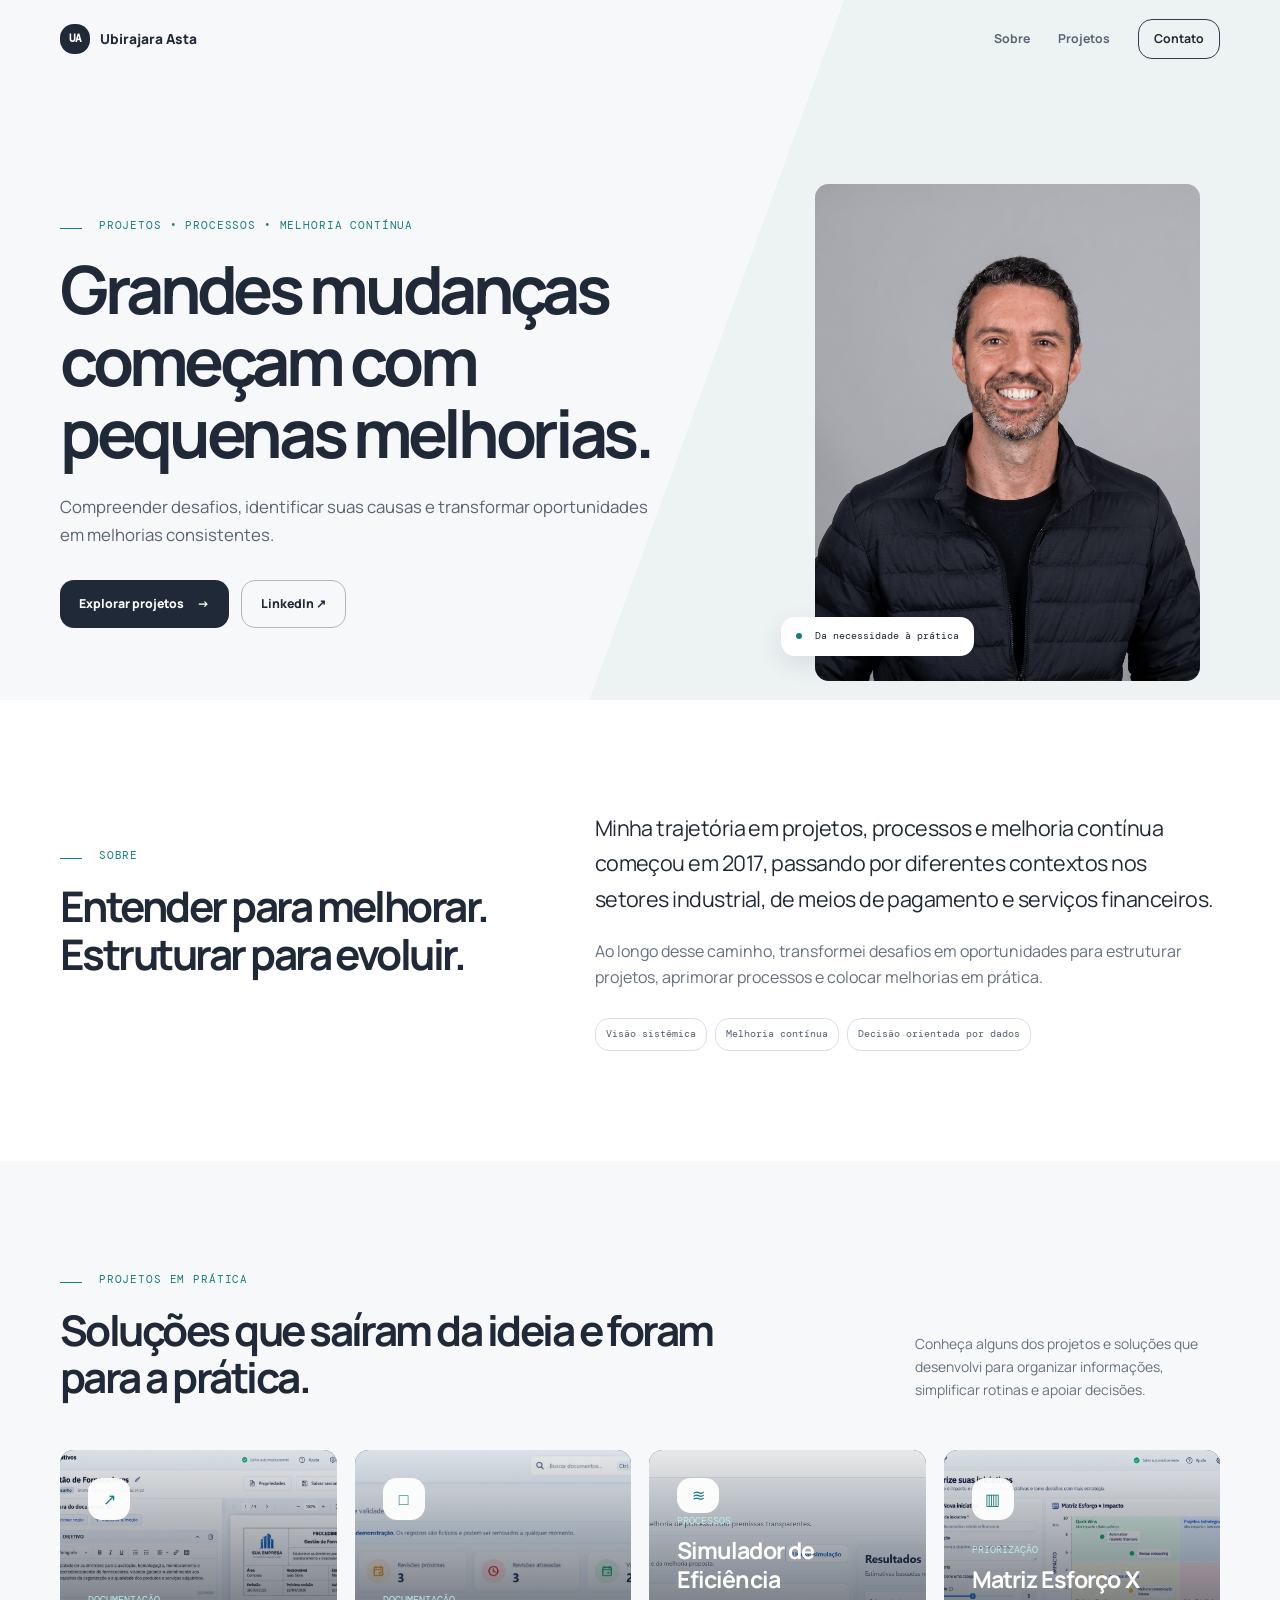
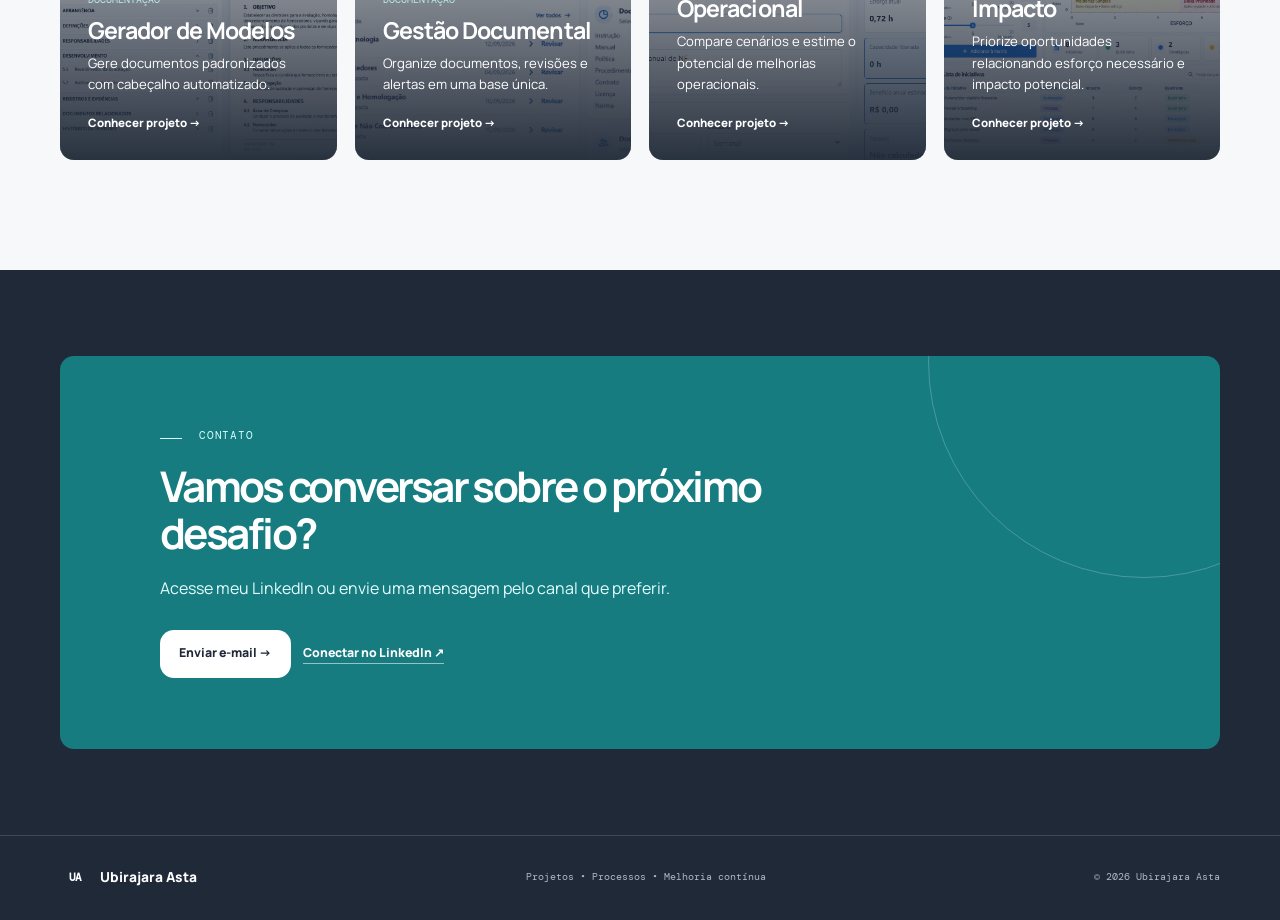
<file: index.html>
<!doctype html>
<html lang="pt-BR">
<head>
  <meta charset="UTF-8">
  <meta name="viewport" content="width=device-width,initial-scale=1.0">
  <meta name="description" content="Ubirajara Asta — Projetos, processos e melhoria contínua.">
  <meta name="theme-color" content="#202937">

  <title>Ubirajara Asta | Projetos, Processos e Melhoria Contínua</title>

  <link rel="preconnect" href="https://fonts.googleapis.com">
  <link rel="preconnect" href="https://fonts.gstatic.com" crossorigin>

  <link
    href="https://fonts.googleapis.com/css2?family=DM+Mono:wght@400;500&family=Manrope:wght@400;500;600;700;800&display=swap"
    rel="stylesheet"
  >

  <link rel="stylesheet" href="styles.css">
</head>

<body>

  <a class="skip" href="#conteudo">Pular para o conteúdo</a>

  <header data-header>
    <div class="container nav">

      <a class="brand" href="#inicio">
        <b>UA</b> Ubirajara Asta
      </a>

      <button
        class="menu"
        data-menu-toggle
        aria-expanded="false"
        aria-controls="links"
      >
        <span class="sr">Abrir menu</span>
        <i></i>
        <i></i>
      </button>

      <nav id="links" data-menu>
        <a href="#sobre">Sobre</a>
        <a href="#projetos">Projetos</a>
        <a href="#orienta">Princípios</a>
        <a class="contact-link" href="#contato">Contato</a>
      </nav>

    </div>
  </header>

  <main id="conteudo">

    <section id="inicio" class="hero">
      <div class="container hero-grid">

        <div class="reveal">

          <p class="eyebrow">
            Projetos • Processos • Melhoria contínua
          </p>

          <h1>
            Grandes mudanças começam com pequenas melhorias.
          </h1>

          <p class="lead">
            Compreender desafios, identificar suas causas e transformar oportunidades em melhorias consistentes.
          </p>

          <div class="actions">

            <a class="button primary" href="#projetos">
              Explorar projetos <span>→</span>
            </a>

            <a
              class="button secondary"
              href="https://www.linkedin.com/in/ubirajara-a-89038bb8/"
              target="_blank"
              rel="noopener noreferrer"
            >
              LinkedIn ↗
            </a>

          </div>

        </div>

        <div class="portrait reveal">

          <div>
            <img
              src="Linkedin.jpg"
              alt="Ubirajara Asta sorrindo em retrato profissional"
            >
          </div>

          <p>
            <i></i> Da necessidade à prática
          </p>

        </div>

      </div>
    </section>


    <section id="sobre" class="about section">

      <div class="container two-cols">

        <div class="reveal">

          <p class="eyebrow">
            Sobre
          </p>

          <h2>
            Entender para melhorar.<br>
            Estruturar para evoluir.
          </h2>

        </div>

        <div class="about-copy reveal">

          <p class="large">
            Minha trajetória em projetos, processos e melhoria contínua começou em 2017, passando por diferentes contextos nos setores industrial, de meios de pagamento e serviços financeiros.
          </p>

          <p>
            Ao longo desse caminho, transformei desafios em oportunidades para estruturar projetos, aprimorar processos e colocar melhorias em prática.
          </p>

          <div class="tags">
            <span>Visão sistêmica</span>
            <span>Melhoria contínua</span>
            <span>Decisão orientada por dados</span>
          </div>

        </div>

      </div>

    </section>


    <section id="projetos" class="projects section">

      <div class="container">

        <div class="heading wide reveal">

          <div>

            <p class="eyebrow">
              Projetos em prática
            </p>

            <h2>
              Soluções que saíram da ideia e foram para a prática.
            </h2>

          </div>

          <p>
            Conheça alguns dos projetos e soluções que desenvolvi para organizar informações, simplificar rotinas e apoiar decisões.
          </p>

        </div>


        <div
          class="project-grid"
          style="display:grid;grid-template-columns:repeat(auto-fit,minmax(260px,1fr));gap:18px"
        >

          <article class="project-card">

            <div
              class="project-preview"
              style="background-image:url('gerador-de-modelos-capa.png');background-size:cover;background-position:center"
            ></div>

            <div class="project-overlay">

              <span class="project-icon">↗</span>

              <span class="project-category">
                Projetos
              </span>

              <h3>
                Painel de Projetos
              </h3>

              <p class="project-summary">
                Acompanhamento de iniciativas e prioridades em um só lugar.
              </p>

              <span class="project-action">
                Conhecer projeto →
              </span>

            </div>

          </article>


          <article class="project-card">

            <div
              class="project-preview"
              style="background-image:url('simulador-eficiencia-capa.png');background-size:cover;background-position:center"
            ></div>

            <div class="project-overlay">

              <span class="project-icon">≋</span>

              <span class="project-category">
                Processos
              </span>

              <h3>
                Fluxo de Processos
              </h3>

              <p class="project-summary">
                Mais visibilidade para etapas, conexões e melhorias.
              </p>

              <span class="project-action">
                Conhecer projeto →
              </span>

            </div>

          </article>


          <article class="project-card">

            <div
              class="project-preview"
              style="background-image:url('ged-capa.png');background-size:cover;background-position:center"
            ></div>

            <div class="project-overlay">

              <span class="project-icon">□</span>

              <span class="project-category">
                Documentação
              </span>

              <h3>
                Gestão Documental
              </h3>

              <p class="project-summary">
                Organização de informações para apoiar a rotina.
              </p>

              <span class="project-action">
                Conhecer projeto →
              </span>

            </div>

          </article>


          <article class="project-card">

            <div
              class="project-preview"
              style="background-image:url('matriz-esforco-impacto-capa.png');background-size:cover;background-position:center"
            ></div>

            <div class="project-overlay">

              <span class="project-icon">▥</span>

              <span class="project-category">
                Indicadores
              </span>

              <h3>
                Visão de Indicadores
              </h3>

              <p class="project-summary">
                Informações mais claras para apoiar decisões.
              </p>

              <span class="project-action">
                Conhecer projeto →
              </span>

            </div>

          </article>


          <article class="project-card">

            <div
              class="project-preview"
              style="background:linear-gradient(135deg,#e8f2ef,#a7c5c2)"
            ></div>

            <div class="project-overlay">

              <span class="project-icon">✓</span>

              <span class="project-category">
                Operação
              </span>

              <h3>
                Controles Internos
              </h3>

              <p class="project-summary">
                Mais consistência para tarefas e rotinas.
              </p>

              <span class="project-action">
                Conhecer projeto →
              </span>

            </div>

          </article>


          <article class="project-card">

            <div
              class="project-preview"
              style="background:linear-gradient(135deg,#e9edf2,#8ba1b4)"
            ></div>

            <div class="project-overlay">

              <span class="project-icon">!</span>

              <span class="project-category">
                Governança
              </span>

              <h3>
                Matriz de Riscos
              </h3>

              <p class="project-summary">
                Uma visão estruturada para acompanhar riscos.
              </p>

              <span class="project-action">
                Conhecer projeto →
              </span>

            </div>

          </article>

        </div>

      </div>

    </section>


    <section id="contato" class="contact section">

      <div class="container panel reveal">

        <p class="eyebrow">
          Contato
        </p>

        <h2>
          Vamos conversar sobre o próximo desafio?
        </h2>

        <p>
          Acesse meu LinkedIn ou envie uma mensagem pelo canal que preferir.
        </p>

        <div class="actions">

          <a
            class="button light"
            href="mailto:ubirajara.asta@gmail.com"
          >
            Enviar e-mail →
          </a>

          <a
            class="under"
            href="https://www.linkedin.com/in/ubirajara-a-89038bb8/"
            target="_blank"
            rel="noopener noreferrer"
          >
            Conectar no LinkedIn ↗
          </a>


        </div>

      </div>

    </section>

  </main>


  <footer>

    <div class="container footer">

      <a class="brand" href="#inicio">
        <b>UA</b> Ubirajara Asta
      </a>

      <p>
        Projetos • Processos • Melhoria contínua
      </p>

      <p>
        © <span data-year></span> Ubirajara Asta
      </p>

    </div>

  </footer>


  <dialog data-modal>

    <div class="modal">

      <button
        data-close
        aria-label="Fechar"
      >
        ×
      </button>

      <div data-modal-preview></div>

      <div>

        <p
          class="kicker"
          data-category
        ></p>

        <h2 data-title></h2>

        <h3>
          Problema
        </h3>

        <p data-problem></p>

        <h3>
          Projeto
        </h3>

        <p data-description></p>

        <h3>
          Como funciona
        </h3>

        <p data-how></p>

        <h3>
          Principais recursos
        </h3>

        <ul data-features></ul>

        <a
          class="button primary"
          data-url
          target="_blank"
          rel="noopener noreferrer"
        >
          Abrir ferramenta →
        </a>

      </div>

    </div>

  </dialog>

  <script src="script.js"></script>

</body>
</html>
</file>
<file: styles.css>
:root{--ink:#323b4c;--deep:#202937;--teal:#167c80;--pale:#e7f1f1;--paper:#f7f8fa;--white:#fff;--line:#d9dee5;--muted:#657080;--font:"Manrope",sans-serif;--mono:"DM Mono",monospace}*{box-sizing:border-box}html{scroll-behavior:smooth;scroll-padding-top:85px}body{margin:0;background:var(--paper);color:var(--ink);font-family:var(--font);line-height:1.65}.container{width:min(1160px,calc(100% - 48px));margin:auto}a{text-decoration:none;color:inherit}.skip{position:absolute;top:-60px;left:10px;z-index:99;padding:10px;background:var(--deep);color:#fff}.skip:focus{top:10px}.sr{position:absolute;width:1px;height:1px;overflow:hidden;clip:rect(0,0,0,0)}header{position:fixed;z-index:10;inset:0 0 auto;border-bottom:1px solid transparent;transition:.3s}header.scrolled{background:#f7f8faee;border-color:var(--line);backdrop-filter:blur(12px)}.nav{height:78px;display:flex;align-items:center;justify-content:space-between;gap:20px}.brand{display:flex;align-items:center;gap:10px;color:var(--deep);font-size:.86rem;font-weight:800}.brand b{display:grid;width:30px;aspect-ratio:1;place-items:center;background:var(--deep);color:#fff;font-family:var(--mono);font-size:.68rem;letter-spacing:-.12em}nav{display:flex;align-items:center;gap:28px;font-size:.77rem;font-weight:700;color:#596474}nav a:hover{color:var(--teal)}.contact-link{padding:9px 15px;border:1px solid var(--ink);color:var(--deep)}.menu{display:none}.section{padding:110px 0}.hero{min-height:700px;padding-top:145px;display:grid;align-items:center;background:linear-gradient(110deg,var(--paper) 55%,#edf2f3 55%)}.hero-grid,.two-cols{display:grid;grid-template-columns:1.08fr .92fr;gap:65px;align-items:center}.eyebrow,.kicker{margin:0 0 18px;color:var(--teal);font-family:var(--mono);font-size:.67rem;letter-spacing:.08em;text-transform:uppercase}.eyebrow:before{display:inline-block;width:22px;height:1px;margin-right:9px;background:currentColor;content:""}h1,h2,h3,p{margin-top:0}h1{max-width:730px;margin-bottom:25px;color:var(--deep);font-size:clamp(2.55rem,5.2vw,4.8rem);line-height:1.08;letter-spacing:-.065em}h2{color:var(--deep);font-size:clamp(2rem,3.3vw,3.25rem);line-height:1.13;letter-spacing:-.06em}h3{line-height:1.25;letter-spacing:-.04em}.lead{max-width:600px;margin-bottom:31px;color:#586475;font-size:1.05rem}.actions{display:flex;flex-wrap:wrap;gap:12px}.button{display:inline-flex;align-items:center;justify-content:center;gap:13px;min-height:48px;padding:12px 19px;font-size:.77rem;font-weight:800;transition:.2s}.button:hover{transform:translateY(-2px)}.primary{background:var(--deep);color:#fff}.primary:hover{background:var(--teal)}.secondary{border:1px solid #aeb8c3;color:var(--deep)}.resume{display:inline-block;margin-top:21px;color:#667080;font-size:.72rem;font-weight:700}.portrait{position:relative;justify-self:end;width:min(100%,405px);padding:20px 20px 0 0}.portrait>div{height:497px;overflow:hidden;background:#c9cccf}.portrait img{width:100%;height:100%;object-fit:cover;object-position:52% 18%}.portrait p{position:absolute;z-index:1;bottom:25px;left:-34px;margin:0;padding:11px 15px;background:#fff;color:var(--deep);box-shadow:0 8px 25px #2029371a;font-family:var(--mono);font-size:.64rem}.portrait i{display:inline-block;width:6px;height:6px;margin-right:7px;border-radius:50%;background:var(--teal)}.about{background:#fff}.two-cols{grid-template-columns:.82fr 1.18fr;gap:100px}.large{color:var(--deep);font-size:1.34rem;letter-spacing:-.025em}.about-copy>p:last-of-type{color:var(--muted)}.tags{display:flex;flex-wrap:wrap;gap:8px;margin-top:28px}.tags span{padding:7px 10px;border:1px solid var(--line);color:#526071;font-family:var(--mono);font-size:.63rem}.heading{max-width:690px;margin-bottom:48px}.heading h2{margin:0}.wide{display:flex;align-items:end;justify-content:space-between;max-width:none;gap:40px}.wide>div{max-width:660px}.wide>p{width:305px;margin:0;color:var(--muted);font-size:.87rem}.projects{background:var(--paper)}.empty{display:grid;grid-template-columns:310px 1fr;min-height:285px;border:1px solid var(--line);background:#fff}.art{position:relative;overflow:hidden;background:var(--pale)}.art i,.art b,.art span{position:absolute;display:block;border:1px solid var(--teal)}.art i{top:82px;left:calc(50% - 26px);width:52px;aspect-ratio:1;background:var(--deep);border-color:var(--deep);transform:rotate(45deg)}.art b{top:56px;left:calc(50% - 52px);width:104px;aspect-ratio:1;border-radius:50%}.art span{right:-67px;bottom:-73px;width:215px;aspect-ratio:1;border-radius:50%;opacity:.55}.empty>div:last-child{align-self:center;padding:40px 55px}.empty h3{font-size:clamp(1.35rem,2.5vw,2rem)}.empty p:last-child{max-width:530px;margin:0;color:var(--muted);font-size:.88rem}.project-grid:empty{display:none}.project-card{position:relative;min-height:440px;overflow:hidden;background:var(--deep);color:#fff;transition:.35s}.project-card:hover{transform:translateY(-6px);box-shadow:0 16px 35px #20293728}.project-preview{position:absolute;inset:0;width:100%;height:100%;object-fit:cover;transition:.6s}.project-card:hover .project-preview{transform:scale(1.035)}.project-overlay{position:absolute;inset:0;display:flex;flex-direction:column;justify-content:end;padding:28px;background:linear-gradient(0deg,#202937f5,#2029378c 54%,#2029371a);transition:.35s}.project-card:hover .project-overlay{background:linear-gradient(0deg,#167c80f5,#20293794 62%,#2029371a)}.project-icon{display:grid;width:42px;aspect-ratio:1;place-items:center;margin-bottom:auto;background:#fffffff0;color:var(--teal)}.project-category{margin:0 0 7px;color:#b9eeeb;font-family:var(--mono);font-size:.62rem;text-transform:uppercase}.project-card h3{margin-bottom:8px;color:#fff;font-size:1.45rem}.project-summary{margin:0 0 17px;font-size:.82rem}.project-action{border:0;background:none;color:#fff;font:inherit;font-size:.72rem;font-weight:800;cursor:pointer}.guides{background:#fff}.guides-grid{display:grid;grid-template-columns:repeat(4,1fr);border-top:1px solid var(--line)}.guide{min-height:260px;padding:27px 27px 22px 0;border-right:1px solid var(--line)}.guide:not(:first-child){padding-left:27px}.guide:last-child{border:0}.guide>span{display:grid;width:37px;aspect-ratio:1;place-items:center;margin-bottom:39px;background:var(--pale);color:var(--teal);font-size:1.2rem}.guide h3{margin-bottom:12px;font-size:1.03rem}.guide p{margin:0;color:var(--muted);font-size:.82rem}.credentials{padding:47px 0;background:var(--deep)}.creds{display:flex;align-items:center;justify-content:space-between;gap:30px}.creds .eyebrow{margin:0;color:#74c4c1}.creds ul{display:flex;flex-wrap:wrap;justify-content:end;gap:12px 28px;padding:0;margin:0;list-style:none;color:#fff;font-size:.82rem;font-weight:700}.creds li+li:before{display:inline-block;width:5px;height:5px;margin:0 28px 2px 0;border-radius:50%;background:#74c4c1;content:""}.contact{padding:86px 0;background:var(--deep)}.panel{position:relative;overflow:hidden;padding:71px min(8vw,100px);background:var(--teal);color:#e4ffff}.panel:after{position:absolute;top:-210px;right:-140px;width:430px;aspect-ratio:1;border:1px solid #ffffff38;border-radius:50%;content:""}.panel h2{max-width:630px;margin-bottom:17px;color:#fff}.panel>p:not(.eyebrow){max-width:570px;margin-bottom:28px}.panel .eyebrow{color:#d4fffc}.light{position:relative;z-index:1;background:#fff;color:var(--deep)}.under{position:relative;z-index:1;align-self:center;border-bottom:1px solid #ffffff8c;color:#fff;font-size:.77rem;font-weight:800}footer{padding:27px 0;background:var(--deep);border-top:1px solid #ffffff26;color:#aebac5}.footer{display:flex;align-items:center;justify-content:space-between;gap:20px}.footer .brand{color:#fff}.footer p{margin:0;font-family:var(--mono);font-size:.64rem}.reveal{opacity:0;transform:translateY(18px);transition:.65s}.reveal.visible{opacity:1;transform:none}dialog{width:min(860px,calc(100% - 34px));max-height:calc(100vh - 34px);padding:0;border:0;box-shadow:0 25px 65px #0005}dialog::backdrop{background:#141c28b8;backdrop-filter:blur(4px)}.modal{position:relative;display:grid;grid-template-columns:1fr 1fr;background:#fff}.modal>button{position:absolute;z-index:2;top:15px;right:15px;width:36px;aspect-ratio:1;border:0;background:#fff;color:var(--deep);font-size:1.5rem;cursor:pointer}.modal>div:first-of-type{min-height:500px;background:var(--pale) center/cover no-repeat}.modal>div:last-of-type{padding:54px 47px}.modal h2{font-size:2rem}.modal h3{margin:19px 0 5px;font-size:.75rem;text-transform:uppercase}.modal p,.modal ul{color:var(--muted);font-size:.84rem}@media(max-width:900px){.section{padding:88px 0}.hero{min-height:auto;padding:136px 0 88px}.hero-grid{gap:42px}.portrait{width:min(100%,340px)}.two-cols{gap:60px}.guides-grid{grid-template-columns:repeat(2,1fr)}.guide:nth-child(2){border:0}.guide:nth-child(3){padding-left:0;border-top:1px solid var(--line)}.guide:nth-child(4){border-top:1px solid var(--line)}.creds{align-items:flex-start;flex-direction:column}.creds ul{justify-content:start}}@media(max-width:680px){.container{width:min(100% - 36px,540px)}.nav{height:68px}.menu{display:grid;width:40px;height:40px;place-content:center;gap:5px;border:1px solid var(--line);background:transparent}.menu i{display:block;width:17px;height:1px;background:var(--deep)}nav{position:absolute;top:68px;right:18px;left:18px;display:grid;gap:0;padding:8px 18px 16px;border:1px solid var(--line);background:#fff;box-shadow:0 15px 25px #20293714;opacity:0;pointer-events:none;transform:translateY(-8px);transition:.2s}nav.open{opacity:1;pointer-events:auto;transform:none}nav a{padding:13px 0}.contact-link{margin-top:8px;text-align:center}.hero{background:linear-gradient(145deg,var(--paper) 68%,#edf2f3 68%)}.hero-grid,.two-cols,.empty,.modal{grid-template-columns:1fr}.portrait{justify-self:start;width:min(100% - 16px,370px);margin-left:16px}.portrait>div{height:430px}.portrait p{left:-16px}.wide{display:block}.wide>p{width:auto;margin-top:17px}.empty>div:last-child{padding:33px 25px}.art{min-height:180px}.guides-grid{grid-template-columns:1fr}.guide,.guide:not(:first-child){min-height:auto;padding:25px 0;border-right:0;border-bottom:1px solid var(--line)}.guide:not(:first-child){border-top:0}.guide>span{margin-bottom:20px}.creds ul{display:grid;gap:9px}.creds li+li:before{display:none}.contact{padding:60px 0}.panel{padding:52px 28px}.footer{align-items:flex-start;flex-direction:column;gap:12px}.footer p:nth-child(2){display:none}dialog{width:100%;max-width:none;max-height:100vh;height:100vh}.modal>div:first-of-type{min-height:230px}.modal>div:last-of-type{padding:34px 26px}.modal>button{position:fixed}}
.project-card{cursor:pointer}
</file>
